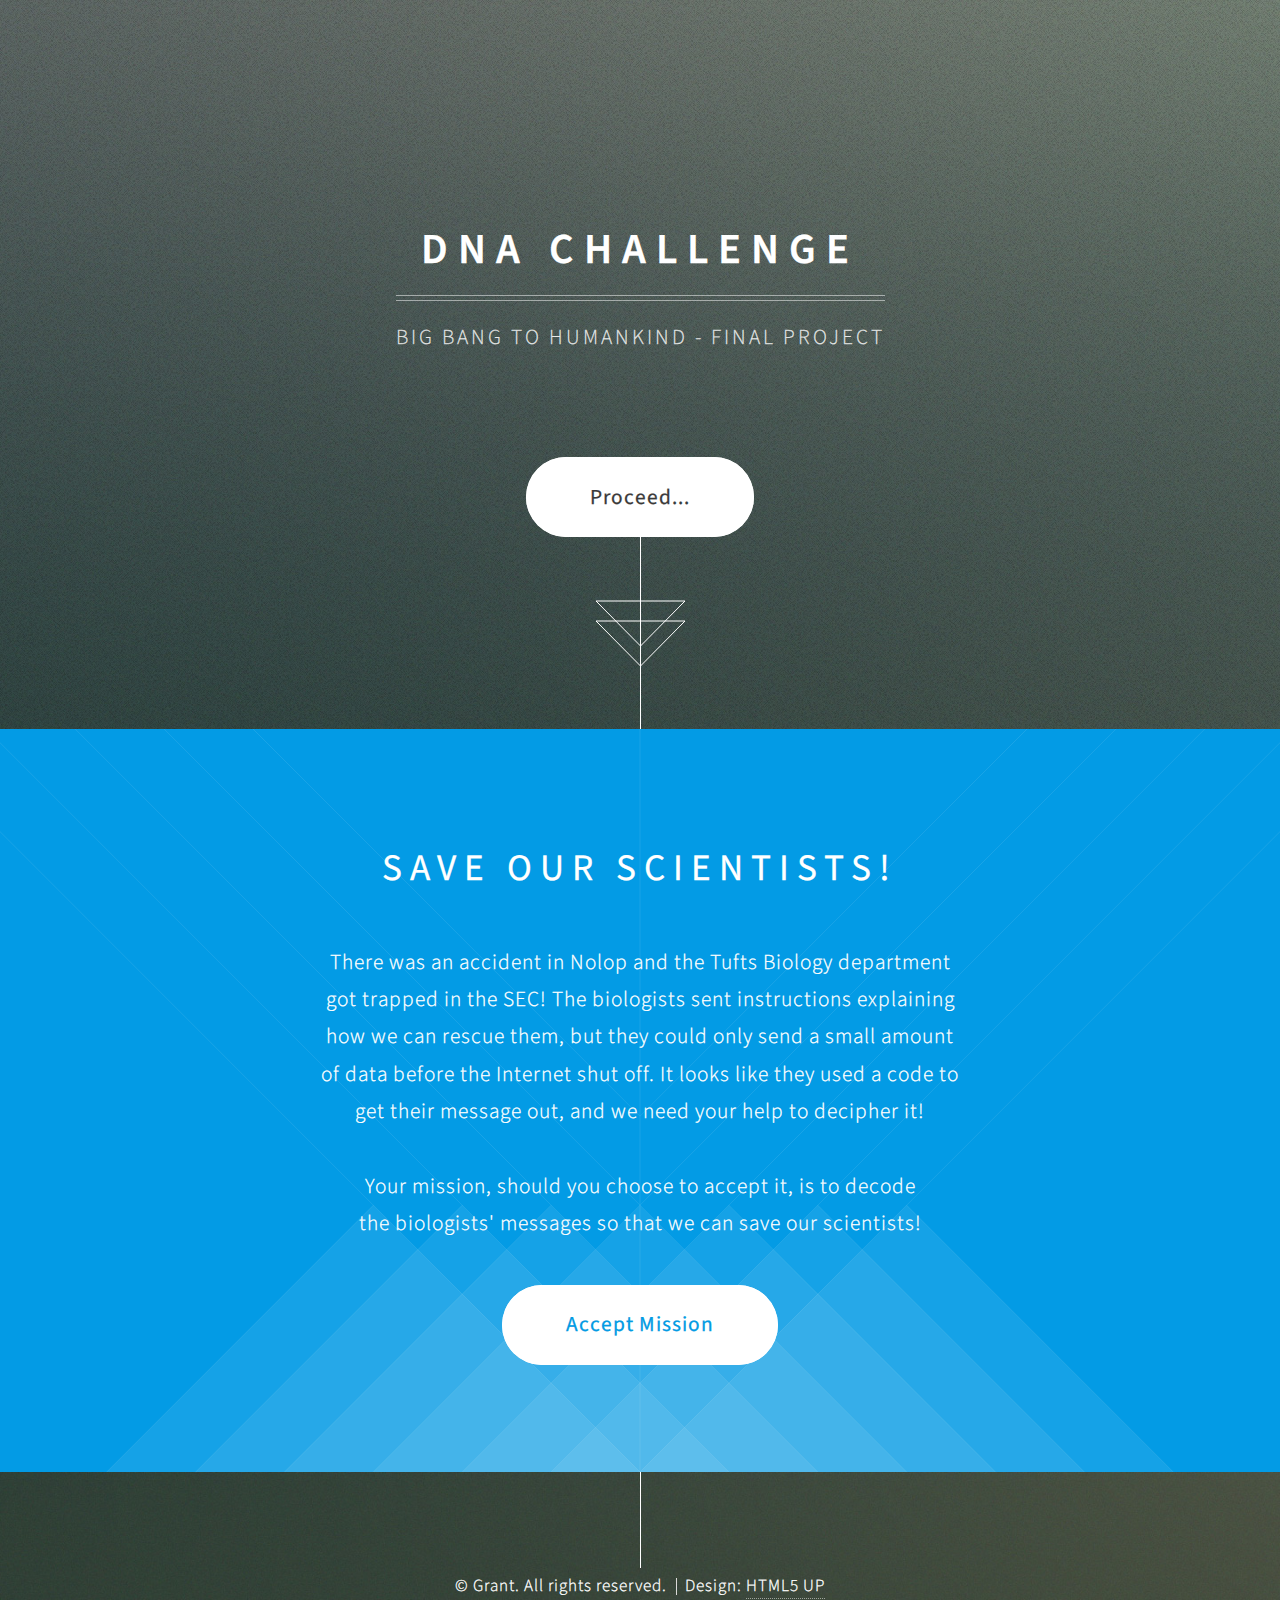
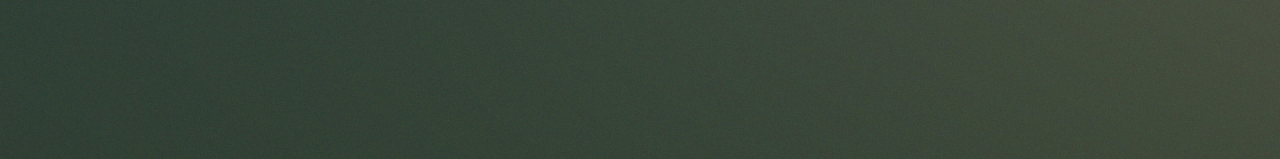
<file: index.html>
<!DOCTYPE HTML>
<!--
    DNA Code Challenege
    A Site for learning about DNA sequences

    Built by Grant for my CHEM/BIO 06 "Big Bang to Humankind" Final Project
-->
<html>
	<head>
		<title>DNA Challenge</title>
		<meta charset="utf-8" />
		<meta name="viewport" content="width=device-width, initial-scale=1, user-scalable=no" />
		<link rel="stylesheet" href="assets/css/main.css" />
		<noscript><link rel="stylesheet" href="assets/css/noscript.css" /></noscript>
	</head>
	<body class="is-preload">

		<!-- Header -->
			<section id="header">
				<header>
					<h1>DNA Challenge</h1>
					<p>Big Bang to Humankind - Final Project</p>
				</header>
				<footer>
					<a href="#banner" class="button style2 scrolly-middle">Proceed...</a>
				</footer>
			</section>

		<!-- Banner -->
			<section id="banner">
				<header>
					<h2>Save our Scientists!</h2>
				</header>
				<p>There was an accident in Nolop and the Tufts Biology department<br />got trapped in the SEC! The biologists sent instructions explaining<br />how we can rescue them, but they could only send a small amount<br />of data before the Internet shut off. It looks like they used a code to<br />get their message out, and we need your help to decipher it!<br /><br />Your mission, should you choose to accept it, is to decode<br />the biologists' messages so that we can save our scientists!</p>
				<footer>
					<a href="briefing.html" class="button style2 scrolly">Accept Mission</a>
				</footer>
			</section>

		
		<section id="footer">
			<div class="copyright">
				<ul class="menu">
					<li>&copy; Grant. All rights reserved.</li><li>Design: <a href="http://html5up.net">HTML5 UP</a></li>
				</ul>
			</div>
		</section>

		<!-- Scripts -->
			<script src="assets/js/jquery.min.js"></script>
			<script src="assets/js/jquery.scrolly.min.js"></script>
			<script src="assets/js/jquery.poptrox.min.js"></script>
			<script src="assets/js/browser.min.js"></script>
			<script src="assets/js/breakpoints.min.js"></script>
			<script src="assets/js/util.js"></script>
			<script src="assets/js/main.js"></script>

	</body>
</html>
</file>
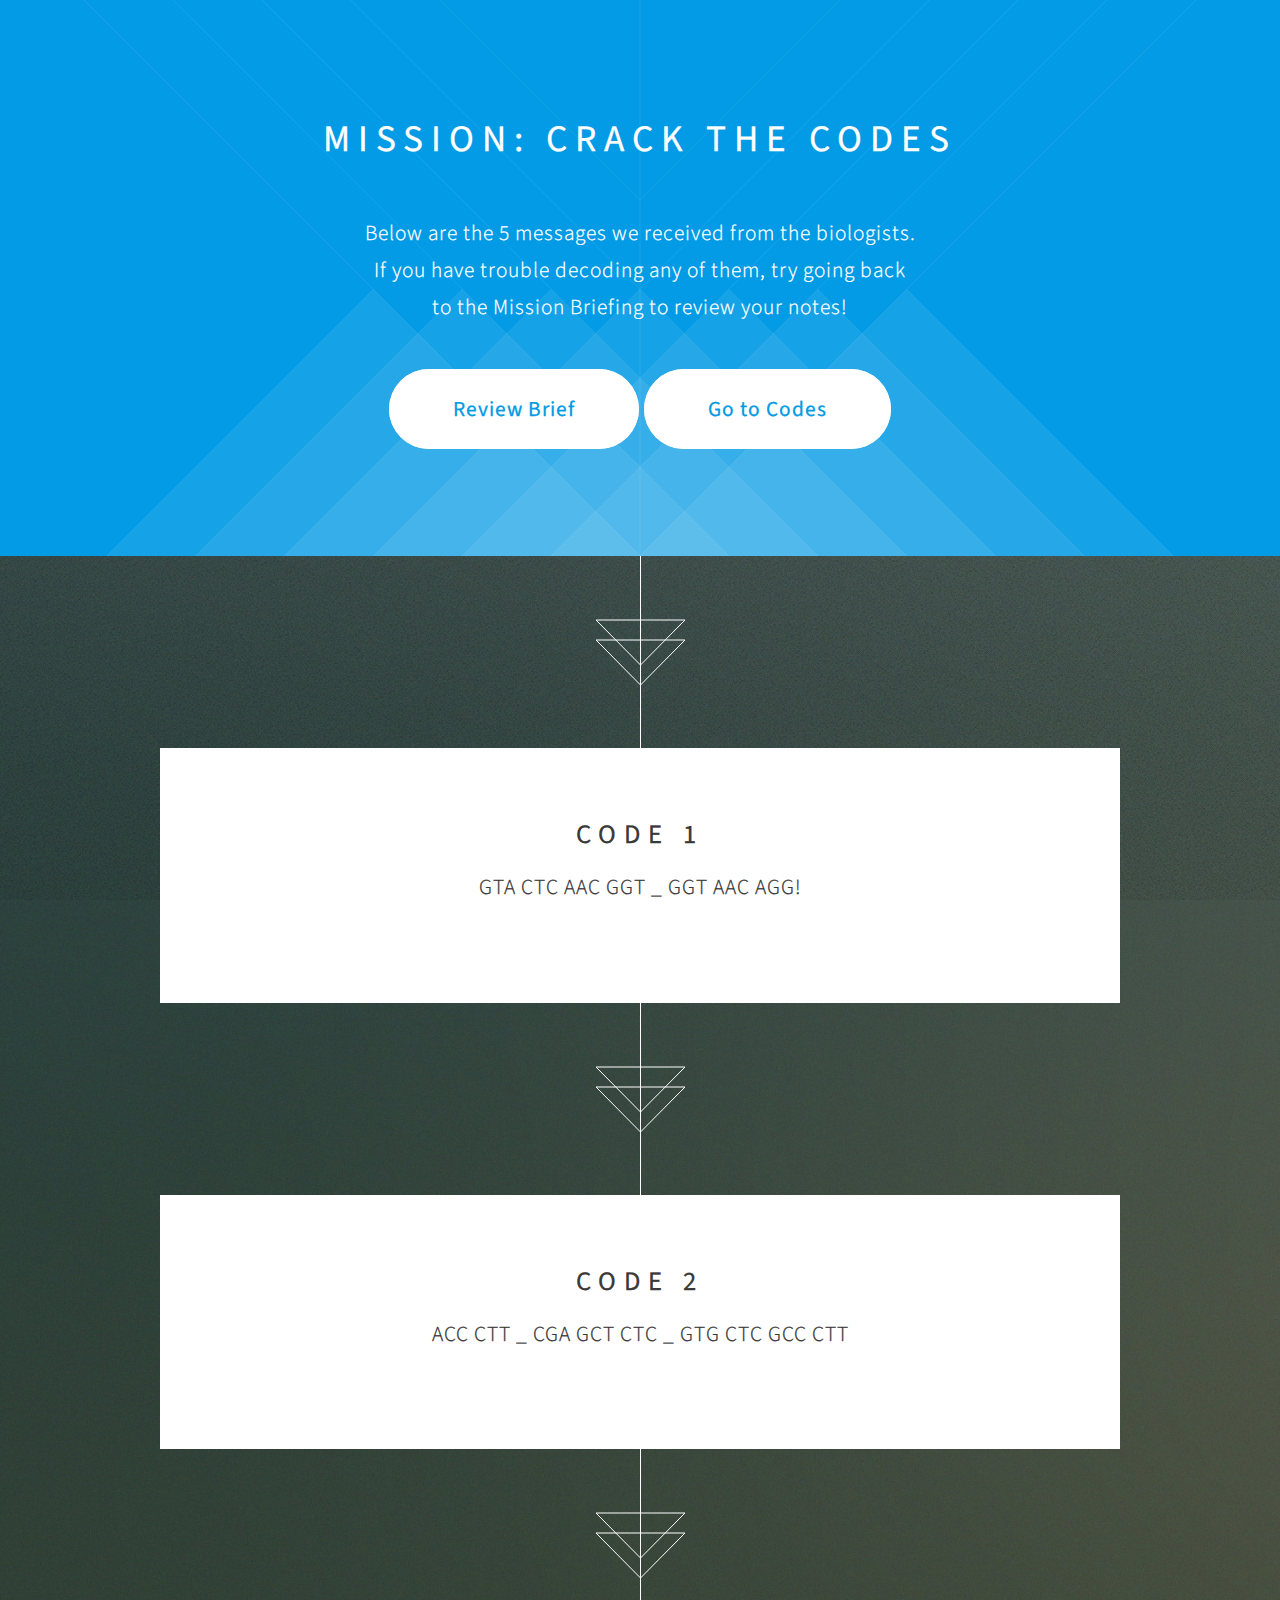
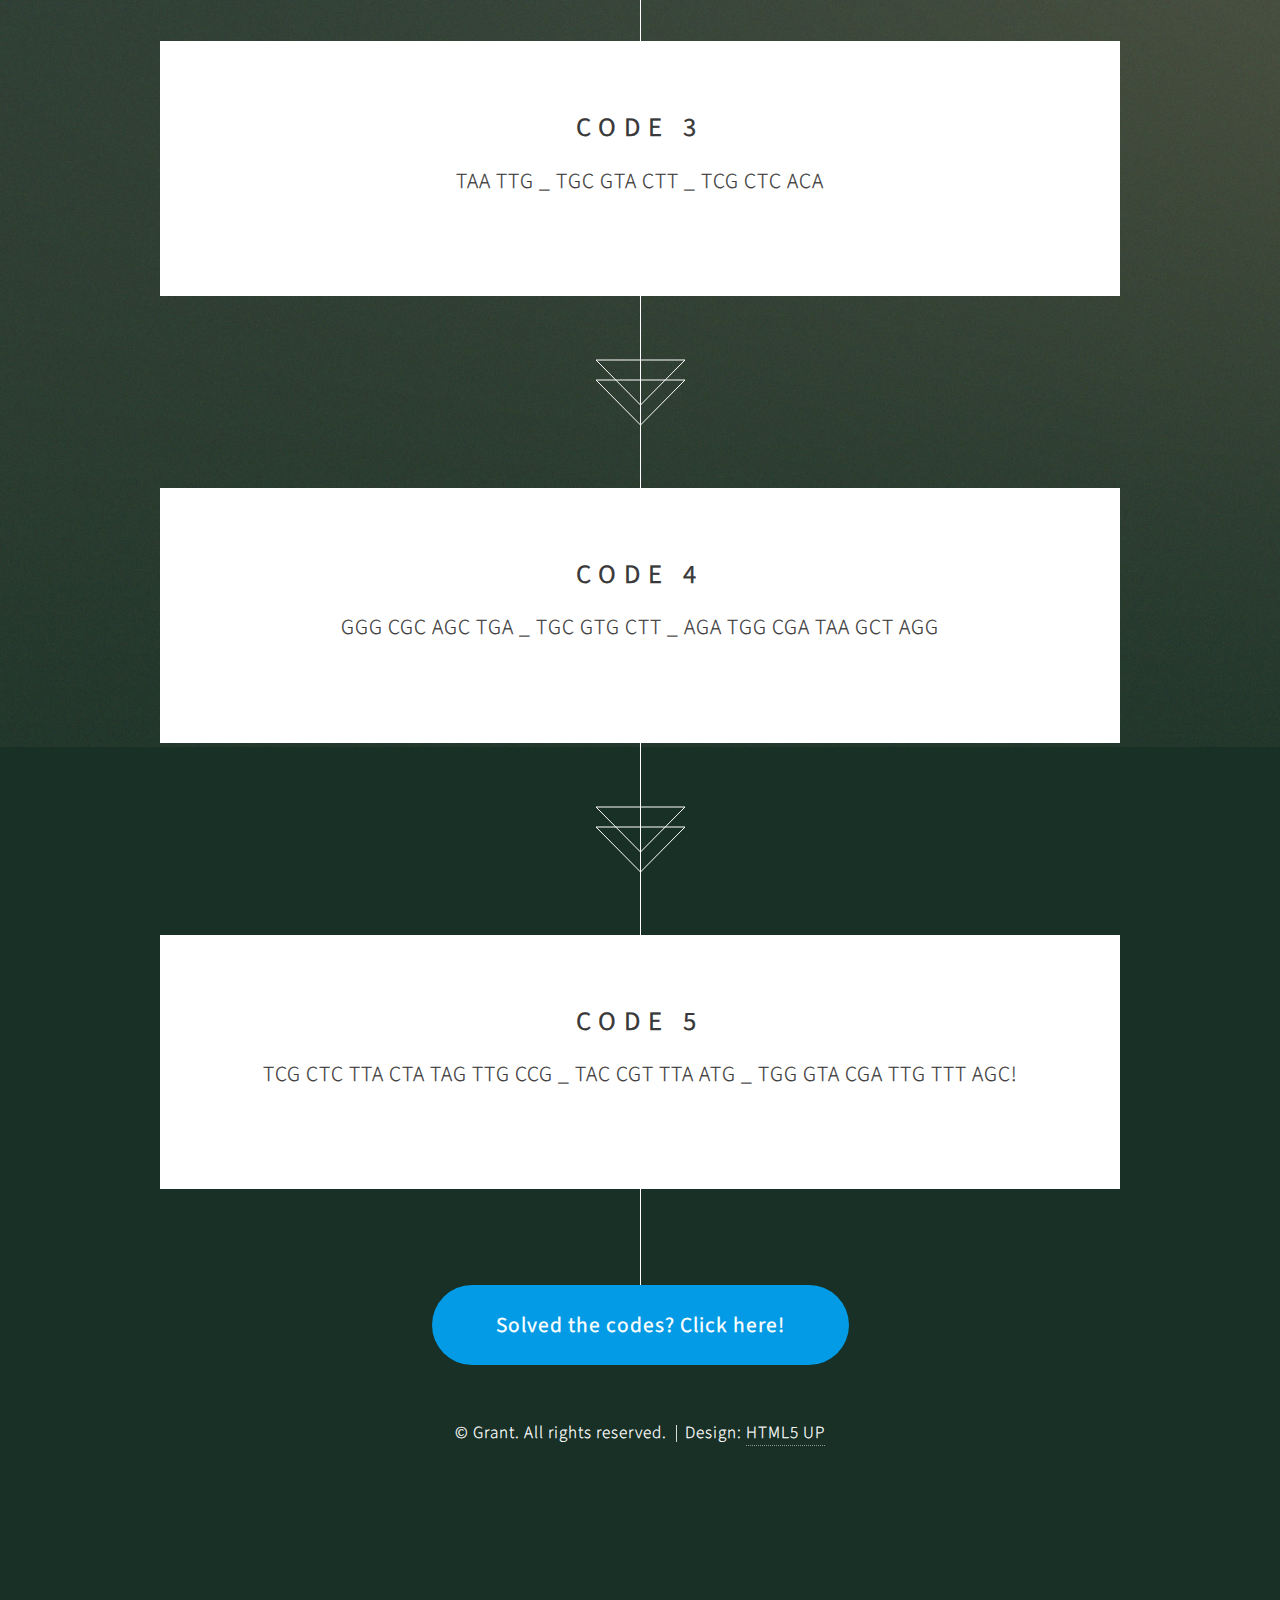
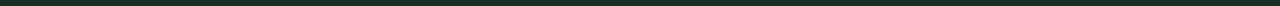
<file: mission.html>
<!DOCTYPE HTML>
<!--
    DNA Code Challenege
    A Site for learning about DNA sequences

    Built by Grant for my CHEM/BIO 06 "Big Bang to Humankind" Final Project
-->
<html>
	<head>
		<title>Mission: Crack the Codes</title>
		<meta charset="utf-8" />
		<meta name="viewport" content="width=device-width, initial-scale=1, user-scalable=no" />
		<link rel="stylesheet" href="assets/css/main.css" />
		<noscript><link rel="stylesheet" href="assets/css/noscript.css" /></noscript>
	</head>
	<body class="is-preload">

		<!-- Banner -->
			<section id="banner">
				<header>
					<h2>Mission: Crack the Codes</h2>
				</header>
				<p>Below are the 5 messages we received from the biologists.<br />If you have trouble decoding any of them, try going back<br />to the Mission Briefing to review your notes!</p>
				<footer>
					<a href="briefing.html" class="button style2 scrolly">Review Brief</a>
					<a href="#first" class="button style2 scrolly">Go to Codes</a>
				</footer>
			</section>

		<!-- Feature 1 -->
			<article id="first" class="container box style3">
				<header>
					<h2>Code 1</h2>
					<p>GTA CTC AAC GGT _ GGT AAC AGG!</p>
				</header>
			</article>

		<!-- Feature 2 -->
			<article id="first" class="container box style3">
				<header>
					<h2>Code 2</h2>
					<p>ACC CTT _ CGA GCT CTC _ GTG CTC GCC CTT</p>
				</header>
			</article>

		<!-- Feature 3 -->
			<article id="first" class="container box style3">
				<header>
					<h2>Code 3</h2>
					<p>TAA TTG _ TGC GTA CTT _ TCG CTC ACA</p>
				</header>
			</article>

		<!-- Feature 4 -->
			<article id="first" class="container box style3">
				<header>
					<h2>Code 4</h2>
					<p>GGG CGC AGC TGA _ TGC GTG CTT _ AGA TGG CGA TAA GCT AGG</p>
				</header>
			</article>

		<!-- Feature 5 -->
			<article id="first" class="container box style3">
				<header>
					<h2>Code 5</h2>
					<p>TCG CTC TTA CTA TAG TTG CCG _ TAC CGT TTA ATG _ TGG GTA CGA TTG TTT AGC!</p>
				</header>
			</article>


		<section id="footer">
			<div style="padding-bottom: 50px;">
				<a href="end.html" class="button style4 scrolly">Solved the codes? Click here!</a>
			</div>

			<div class="copyright">
				<ul class="menu">
					<li>&copy; Grant. All rights reserved.</li><li>Design: <a href="http://html5up.net">HTML5 UP</a></li>
				</ul>
			</div>
		</section>

		<!-- Scripts -->
			<script src="assets/js/jquery.min.js"></script>
			<script src="assets/js/jquery.scrolly.min.js"></script>
			<script src="assets/js/jquery.poptrox.min.js"></script>
			<script src="assets/js/browser.min.js"></script>
			<script src="assets/js/breakpoints.min.js"></script>
			<script src="assets/js/util.js"></script>
			<script src="assets/js/main.js"></script>

	</body>
</html>
</file>
<file: assets/css/noscript.css>
/*
	Overflow by HTML5 UP
	html5up.net | @ajlkn
	Free for personal and commercial use under the CCA 3.0 license (html5up.net/license)
*/

/* Header */

	body.is-preload #header {
		opacity: 1;
	}

		body.is-preload #header footer {
			-moz-transform: none;
			-webkit-transform: none;
			-ms-transform: none;
			transform: none;
			opacity: 1;
		}
</file>
<file: assets/css/main.css>
@import url("https://fonts.googleapis.com/css?family=Source+Sans+Pro:300,300italic,400,600");
@import url("fontawesome-all.min.css");

/*
	Overflow by HTML5 UP
	html5up.net | @ajlkn
	Free for personal and commercial use under the CCA 3.0 license (html5up.net/license)
*/

html, body, div, span, applet, object,
iframe, h1, h2, h3, h4, h5, h6, p, blockquote,
pre, a, abbr, acronym, address, big, cite,
code, del, dfn, em, img, ins, kbd, q, s, samp,
small, strike, strong, sub, sup, tt, var, b,
u, i, center, dl, dt, dd, ol, ul, li, fieldset,
form, label, legend, table, caption, tbody,
tfoot, thead, tr, th, td, article, aside,
canvas, details, embed, figure, figcaption,
footer, header, hgroup, menu, nav, output, ruby,
section, summary, time, mark, audio, video {
	margin: 0;
	padding: 0;
	border: 0;
	font-size: 100%;
	font: inherit;
	vertical-align: baseline;}

article, aside, details, figcaption, figure,
footer, header, hgroup, menu, nav, section {
	display: block;}

body {
	line-height: 1;
}

ol, ul {
	list-style: none;
}

blockquote, q {
	quotes: none;
}

	blockquote:before, blockquote:after, q:before, q:after {
		content: '';
		content: none;
	}

table {
	border-collapse: collapse;
	border-spacing: 0;
}

body {
	-webkit-text-size-adjust: none;
}

mark {
	background-color: transparent;
	color: inherit;
}

input::-moz-focus-inner {
	border: 0;
	padding: 0;
}

input, select, textarea {
	-moz-appearance: none;
	-webkit-appearance: none;
	-ms-appearance: none;
	appearance: none;
}

/* Basic */

	html {
		box-sizing: border-box;
	}

	*, *:before, *:after {
		box-sizing: inherit;
	}

	body {
		background-color: #183026;
		background-image: url("images/overlay.png"), url("../../images/bg.jpg");
		background-repeat: repeat, no-repeat;
		background-size: auto, cover;
		background-position: top left, center 0;
		background-attachment: fixed, fixed;
		font-family: 'Source Sans Pro', sans-serif;
		font-size: 18pt;
		line-height: 1.75em;
		font-weight: 300;
		letter-spacing: 1px;
		color: #3a3939;
		text-shadow: 0 0 0.5px rgba(58, 57, 57, 0.25);
		-webkit-text-stroke: 0.25px;
	}

		body.is-scroll {
			background-attachment: scroll, scroll;
			background-size: auto, 100% auto;
		}

		body.is-preload *, body.is-preload *:before, body.is-preload *:after {
			-moz-animation: none !important;
			-webkit-animation: none !important;
			-ms-animation: none !important;
			animation: none !important;
			-moz-transition: none !important;
			-webkit-transition: none !important;
			-ms-transition: none !important;
			transition: none !important;
		}

	input, textarea, select {
		font-family: 'Source Sans Pro', sans-serif;
		font-size: 18pt;
		line-height: 1.75em;
		font-weight: 300;
		letter-spacing: 1px;
		color: #3a3939;
		text-shadow: 0 0 0.5px rgba(58, 57, 57, 0.25);
		-webkit-text-stroke: 0.25px;
	}

	h1, h2, h3, h4, h5, h6 {
		font-weight: 400;
		text-transform: uppercase;
		line-height: 1.75em;
	}

	h1 a, h2 a, h3 a, h4 a, h5 a, h6 a {
		color: inherit;
		text-decoration: none;
	}

	h2 {
		font-size: 1.25em;
		letter-spacing: 8px;
	}

	h3 {
		font-size: 1em;
		letter-spacing: 5px;
	}

	strong, b {
		font-weight: 400;
	}

	em, i {
		font-style: italic;
	}

	a {
		-moz-transition: border-color 0.35s ease-in-out, color 0.35s ease-in-out;
		-webkit-transition: border-color 0.35s ease-in-out, color 0.35s ease-in-out;
		-ms-transition: border-color 0.35s ease-in-out, color 0.35s ease-in-out;
		transition: border-color 0.35s ease-in-out, color 0.35s ease-in-out;
		color: #039be5;
		text-shadow: 0 0 0.5px rgba(53, 184, 143, 0.25);
		text-decoration: none;
		border-bottom: dotted 1px rgba(53, 184, 143, 0.5);
	}

		a:hover {
			border-bottom-color: rgba(53, 184, 143, 0);
		}

	sub {
		position: relative;
		top: 0.5em;
		font-size: 0.8em;
	}

	sup {
		position: relative;
		top: -0.5em;
		font-size: 0.8em;
	}

	hr {
		border: 0;
		border-top: solid 1px #dad9d9;
		margin: 2em 0 2em 0;
	}

	blockquote {
		border-left: solid 0.5em #eae9e9;
		padding: 1em 0 1em 2em;
		font-style: italic;
	}

	p, ul, ol, dl, table {
		margin-bottom: 1em;
	}

	header {
		margin-bottom: 1em;
	}

		header p {
			display: block;
			margin: 0.5em 0 0 0;
			padding: 0 0 1.5em 0;
		}

	footer {
		margin-top: 1em;
	}

	br.clear {
		clear: both;
	}

	.normal-text {
		text-transform: none;
	}

	.center-image {
		text-align: center;
	}


/* Container */

	.container {
		margin: 0 auto;
		max-width: 100%;
		width: 1140px;
	}

		@media screen and (max-width: 1680px) {

			.container {
				width: 960px;
			}

		}

		@media screen and (max-width: 1080px) {

			.container {
				width: 95%;
			}

		}

/* Row */

	.row {
		display: flex;
		flex-wrap: wrap;
		box-sizing: border-box;
		align-items: stretch;
	}

		.row > * {
			box-sizing: border-box;
		}

		.row.gtr-uniform > * > :last-child {
			margin-bottom: 0;
		}

		.row.aln-left {
			justify-content: flex-start;
		}

		.row.aln-center {
			justify-content: center;
		}

		.row.aln-right {
			justify-content: flex-end;
		}

		.row.aln-top {
			align-items: flex-start;
		}

		.row.aln-middle {
			align-items: center;
		}

		.row.aln-bottom {
			align-items: flex-end;
		}

		.row > .imp {
			order: -1;
		}

		.row > .col-1 {
			width: 8.33333%;
		}

		.row > .off-1 {
			margin-left: 8.33333%;
		}

		.row > .col-2 {
			width: 16.66667%;
		}

		.row > .off-2 {
			margin-left: 16.66667%;
		}

		.row > .col-3 {
			width: 25%;
		}

		.row > .off-3 {
			margin-left: 25%;
		}

		.row > .col-4 {
			width: 33.33333%;
		}

		.row > .off-4 {
			margin-left: 33.33333%;
		}

		.row > .col-5 {
			width: 41.66667%;
		}

		.row > .off-5 {
			margin-left: 41.66667%;
		}

		.row > .col-6 {
			width: 50%;
		}

		.row > .off-6 {
			margin-left: 50%;
		}

		.row > .col-7 {
			width: 58.33333%;
		}

		.row > .off-7 {
			margin-left: 58.33333%;
		}

		.row > .col-8 {
			width: 66.66667%;
		}

		.row > .off-8 {
			margin-left: 66.66667%;
		}

		.row > .col-9 {
			width: 75%;
		}

		.row > .off-9 {
			margin-left: 75%;
		}

		.row > .col-10 {
			width: 83.33333%;
		}

		.row > .off-10 {
			margin-left: 83.33333%;
		}

		.row > .col-11 {
			width: 91.66667%;
		}

		.row > .off-11 {
			margin-left: 91.66667%;
		}

		.row > .col-12 {
			width: 100%;
		}

		.row > .off-12 {
			margin-left: 100%;
		}

		.row.gtr-0 {
			margin-top: 0px;
			margin-left: 0px;
		}

			.row.gtr-0 > * {
				padding: 0px 0 0 0px;
			}

			.row.gtr-0.gtr-uniform {
				margin-top: 0px;
			}

				.row.gtr-0.gtr-uniform > * {
					padding-top: 0px;
				}

		.row.gtr-25 {
			margin-top: -10px;
			margin-left: -10px;
		}

			.row.gtr-25 > * {
				padding: 10px 0 0 10px;
			}

			.row.gtr-25.gtr-uniform {
				margin-top: -10px;
			}

				.row.gtr-25.gtr-uniform > * {
					padding-top: 10px;
				}

		.row.gtr-50 {
			margin-top: -20px;
			margin-left: -20px;
		}

			.row.gtr-50 > * {
				padding: 20px 0 0 20px;
			}

			.row.gtr-50.gtr-uniform {
				margin-top: -20px;
			}

				.row.gtr-50.gtr-uniform > * {
					padding-top: 20px;
				}

		.row {
			margin-top: -40px;
			margin-left: -40px;
		}

			.row > * {
				padding: 40px 0 0 40px;
			}

			.row.gtr-uniform {
				margin-top: -40px;
			}

				.row.gtr-uniform > * {
					padding-top: 40px;
				}

		.row.gtr-150 {
			margin-top: -60px;
			margin-left: -60px;
		}

			.row.gtr-150 > * {
				padding: 60px 0 0 60px;
			}

			.row.gtr-150.gtr-uniform {
				margin-top: -60px;
			}

				.row.gtr-150.gtr-uniform > * {
					padding-top: 60px;
				}

		.row.gtr-200 {
			margin-top: -80px;
			margin-left: -80px;
		}

			.row.gtr-200 > * {
				padding: 80px 0 0 80px;
			}

			.row.gtr-200.gtr-uniform {
				margin-top: -80px;
			}

				.row.gtr-200.gtr-uniform > * {
					padding-top: 80px;
				}

		@media screen and (max-width: 1680px) {

			.row {
				display: flex;
				flex-wrap: wrap;
				box-sizing: border-box;
				align-items: stretch;
			}

				.row > * {
					box-sizing: border-box;
				}

				.row.gtr-uniform > * > :last-child {
					margin-bottom: 0;
				}

				.row.aln-left {
					justify-content: flex-start;
				}

				.row.aln-center {
					justify-content: center;
				}

				.row.aln-right {
					justify-content: flex-end;
				}

				.row.aln-top {
					align-items: flex-start;
				}

				.row.aln-middle {
					align-items: center;
				}

				.row.aln-bottom {
					align-items: flex-end;
				}

				.row > .imp-wide {
					order: -1;
				}

				.row > .col-1-wide {
					width: 8.33333%;
				}

				.row > .off-1-wide {
					margin-left: 8.33333%;
				}

				.row > .col-2-wide {
					width: 16.66667%;
				}

				.row > .off-2-wide {
					margin-left: 16.66667%;
				}

				.row > .col-3-wide {
					width: 25%;
				}

				.row > .off-3-wide {
					margin-left: 25%;
				}

				.row > .col-4-wide {
					width: 33.33333%;
				}

				.row > .off-4-wide {
					margin-left: 33.33333%;
				}

				.row > .col-5-wide {
					width: 41.66667%;
				}

				.row > .off-5-wide {
					margin-left: 41.66667%;
				}

				.row > .col-6-wide {
					width: 50%;
				}

				.row > .off-6-wide {
					margin-left: 50%;
				}

				.row > .col-7-wide {
					width: 58.33333%;
				}

				.row > .off-7-wide {
					margin-left: 58.33333%;
				}

				.row > .col-8-wide {
					width: 66.66667%;
				}

				.row > .off-8-wide {
					margin-left: 66.66667%;
				}

				.row > .col-9-wide {
					width: 75%;
				}

				.row > .off-9-wide {
					margin-left: 75%;
				}

				.row > .col-10-wide {
					width: 83.33333%;
				}

				.row > .off-10-wide {
					margin-left: 83.33333%;
				}

				.row > .col-11-wide {
					width: 91.66667%;
				}

				.row > .off-11-wide {
					margin-left: 91.66667%;
				}

				.row > .col-12-wide {
					width: 100%;
				}

				.row > .off-12-wide {
					margin-left: 100%;
				}

				.row.gtr-0 {
					margin-top: 0px;
					margin-left: 0px;
				}

					.row.gtr-0 > * {
						padding: 0px 0 0 0px;
					}

					.row.gtr-0.gtr-uniform {
						margin-top: 0px;
					}

						.row.gtr-0.gtr-uniform > * {
							padding-top: 0px;
						}

				.row.gtr-25 {
					margin-top: -10px;
					margin-left: -10px;
				}

					.row.gtr-25 > * {
						padding: 10px 0 0 10px;
					}

					.row.gtr-25.gtr-uniform {
						margin-top: -10px;
					}

						.row.gtr-25.gtr-uniform > * {
							padding-top: 10px;
						}

				.row.gtr-50 {
					margin-top: -20px;
					margin-left: -20px;
				}

					.row.gtr-50 > * {
						padding: 20px 0 0 20px;
					}

					.row.gtr-50.gtr-uniform {
						margin-top: -20px;
					}

						.row.gtr-50.gtr-uniform > * {
							padding-top: 20px;
						}

				.row {
					margin-top: -40px;
					margin-left: -40px;
				}

					.row > * {
						padding: 40px 0 0 40px;
					}

					.row.gtr-uniform {
						margin-top: -40px;
					}

						.row.gtr-uniform > * {
							padding-top: 40px;
						}

				.row.gtr-150 {
					margin-top: -60px;
					margin-left: -60px;
				}

					.row.gtr-150 > * {
						padding: 60px 0 0 60px;
					}

					.row.gtr-150.gtr-uniform {
						margin-top: -60px;
					}

						.row.gtr-150.gtr-uniform > * {
							padding-top: 60px;
						}

				.row.gtr-200 {
					margin-top: -80px;
					margin-left: -80px;
				}

					.row.gtr-200 > * {
						padding: 80px 0 0 80px;
					}

					.row.gtr-200.gtr-uniform {
						margin-top: -80px;
					}

						.row.gtr-200.gtr-uniform > * {
							padding-top: 80px;
						}

		}

		@media screen and (max-width: 1080px) {

			.row {
				display: flex;
				flex-wrap: wrap;
				box-sizing: border-box;
				align-items: stretch;
			}

				.row > * {
					box-sizing: border-box;
				}

				.row.gtr-uniform > * > :last-child {
					margin-bottom: 0;
				}

				.row.aln-left {
					justify-content: flex-start;
				}

				.row.aln-center {
					justify-content: center;
				}

				.row.aln-right {
					justify-content: flex-end;
				}

				.row.aln-top {
					align-items: flex-start;
				}

				.row.aln-middle {
					align-items: center;
				}

				.row.aln-bottom {
					align-items: flex-end;
				}

				.row > .imp-normal {
					order: -1;
				}

				.row > .col-1-normal {
					width: 8.33333%;
				}

				.row > .off-1-normal {
					margin-left: 8.33333%;
				}

				.row > .col-2-normal {
					width: 16.66667%;
				}

				.row > .off-2-normal {
					margin-left: 16.66667%;
				}

				.row > .col-3-normal {
					width: 25%;
				}

				.row > .off-3-normal {
					margin-left: 25%;
				}

				.row > .col-4-normal {
					width: 33.33333%;
				}

				.row > .off-4-normal {
					margin-left: 33.33333%;
				}

				.row > .col-5-normal {
					width: 41.66667%;
				}

				.row > .off-5-normal {
					margin-left: 41.66667%;
				}

				.row > .col-6-normal {
					width: 50%;
				}

				.row > .off-6-normal {
					margin-left: 50%;
				}

				.row > .col-7-normal {
					width: 58.33333%;
				}

				.row > .off-7-normal {
					margin-left: 58.33333%;
				}

				.row > .col-8-normal {
					width: 66.66667%;
				}

				.row > .off-8-normal {
					margin-left: 66.66667%;
				}

				.row > .col-9-normal {
					width: 75%;
				}

				.row > .off-9-normal {
					margin-left: 75%;
				}

				.row > .col-10-normal {
					width: 83.33333%;
				}

				.row > .off-10-normal {
					margin-left: 83.33333%;
				}

				.row > .col-11-normal {
					width: 91.66667%;
				}

				.row > .off-11-normal {
					margin-left: 91.66667%;
				}

				.row > .col-12-normal {
					width: 100%;
				}

				.row > .off-12-normal {
					margin-left: 100%;
				}

				.row.gtr-0 {
					margin-top: 0px;
					margin-left: 0px;
				}

					.row.gtr-0 > * {
						padding: 0px 0 0 0px;
					}

					.row.gtr-0.gtr-uniform {
						margin-top: 0px;
					}

						.row.gtr-0.gtr-uniform > * {
							padding-top: 0px;
						}

				.row.gtr-25 {
					margin-top: -10px;
					margin-left: -10px;
				}

					.row.gtr-25 > * {
						padding: 10px 0 0 10px;
					}

					.row.gtr-25.gtr-uniform {
						margin-top: -10px;
					}

						.row.gtr-25.gtr-uniform > * {
							padding-top: 10px;
						}

				.row.gtr-50 {
					margin-top: -20px;
					margin-left: -20px;
				}

					.row.gtr-50 > * {
						padding: 20px 0 0 20px;
					}

					.row.gtr-50.gtr-uniform {
						margin-top: -20px;
					}

						.row.gtr-50.gtr-uniform > * {
							padding-top: 20px;
						}

				.row {
					margin-top: -40px;
					margin-left: -40px;
				}

					.row > * {
						padding: 40px 0 0 40px;
					}

					.row.gtr-uniform {
						margin-top: -40px;
					}

						.row.gtr-uniform > * {
							padding-top: 40px;
						}

				.row.gtr-150 {
					margin-top: -60px;
					margin-left: -60px;
				}

					.row.gtr-150 > * {
						padding: 60px 0 0 60px;
					}

					.row.gtr-150.gtr-uniform {
						margin-top: -60px;
					}

						.row.gtr-150.gtr-uniform > * {
							padding-top: 60px;
						}

				.row.gtr-200 {
					margin-top: -80px;
					margin-left: -80px;
				}

					.row.gtr-200 > * {
						padding: 80px 0 0 80px;
					}

					.row.gtr-200.gtr-uniform {
						margin-top: -80px;
					}

						.row.gtr-200.gtr-uniform > * {
							padding-top: 80px;
						}

		}

		@media screen and (max-width: 840px) {

			.row {
				display: flex;
				flex-wrap: wrap;
				box-sizing: border-box;
				align-items: stretch;
			}

				.row > * {
					box-sizing: border-box;
				}

				.row.gtr-uniform > * > :last-child {
					margin-bottom: 0;
				}

				.row.aln-left {
					justify-content: flex-start;
				}

				.row.aln-center {
					justify-content: center;
				}

				.row.aln-right {
					justify-content: flex-end;
				}

				.row.aln-top {
					align-items: flex-start;
				}

				.row.aln-middle {
					align-items: center;
				}

				.row.aln-bottom {
					align-items: flex-end;
				}

				.row > .imp-narrow {
					order: -1;
				}

				.row > .col-1-narrow {
					width: 8.33333%;
				}

				.row > .off-1-narrow {
					margin-left: 8.33333%;
				}

				.row > .col-2-narrow {
					width: 16.66667%;
				}

				.row > .off-2-narrow {
					margin-left: 16.66667%;
				}

				.row > .col-3-narrow {
					width: 25%;
				}

				.row > .off-3-narrow {
					margin-left: 25%;
				}

				.row > .col-4-narrow {
					width: 33.33333%;
				}

				.row > .off-4-narrow {
					margin-left: 33.33333%;
				}

				.row > .col-5-narrow {
					width: 41.66667%;
				}

				.row > .off-5-narrow {
					margin-left: 41.66667%;
				}

				.row > .col-6-narrow {
					width: 50%;
				}

				.row > .off-6-narrow {
					margin-left: 50%;
				}

				.row > .col-7-narrow {
					width: 58.33333%;
				}

				.row > .off-7-narrow {
					margin-left: 58.33333%;
				}

				.row > .col-8-narrow {
					width: 66.66667%;
				}

				.row > .off-8-narrow {
					margin-left: 66.66667%;
				}

				.row > .col-9-narrow {
					width: 75%;
				}

				.row > .off-9-narrow {
					margin-left: 75%;
				}

				.row > .col-10-narrow {
					width: 83.33333%;
				}

				.row > .off-10-narrow {
					margin-left: 83.33333%;
				}

				.row > .col-11-narrow {
					width: 91.66667%;
				}

				.row > .off-11-narrow {
					margin-left: 91.66667%;
				}

				.row > .col-12-narrow {
					width: 100%;
				}

				.row > .off-12-narrow {
					margin-left: 100%;
				}

				.row.gtr-0 {
					margin-top: 0px;
					margin-left: 0px;
				}

					.row.gtr-0 > * {
						padding: 0px 0 0 0px;
					}

					.row.gtr-0.gtr-uniform {
						margin-top: 0px;
					}

						.row.gtr-0.gtr-uniform > * {
							padding-top: 0px;
						}

				.row.gtr-25 {
					margin-top: -7.5px;
					margin-left: -7.5px;
				}

					.row.gtr-25 > * {
						padding: 7.5px 0 0 7.5px;
					}

					.row.gtr-25.gtr-uniform {
						margin-top: -7.5px;
					}

						.row.gtr-25.gtr-uniform > * {
							padding-top: 7.5px;
						}

				.row.gtr-50 {
					margin-top: -15px;
					margin-left: -15px;
				}

					.row.gtr-50 > * {
						padding: 15px 0 0 15px;
					}

					.row.gtr-50.gtr-uniform {
						margin-top: -15px;
					}

						.row.gtr-50.gtr-uniform > * {
							padding-top: 15px;
						}

				.row {
					margin-top: -30px;
					margin-left: -30px;
				}

					.row > * {
						padding: 30px 0 0 30px;
					}

					.row.gtr-uniform {
						margin-top: -30px;
					}

						.row.gtr-uniform > * {
							padding-top: 30px;
						}

				.row.gtr-150 {
					margin-top: -45px;
					margin-left: -45px;
				}

					.row.gtr-150 > * {
						padding: 45px 0 0 45px;
					}

					.row.gtr-150.gtr-uniform {
						margin-top: -45px;
					}

						.row.gtr-150.gtr-uniform > * {
							padding-top: 45px;
						}

				.row.gtr-200 {
					margin-top: -60px;
					margin-left: -60px;
				}

					.row.gtr-200 > * {
						padding: 60px 0 0 60px;
					}

					.row.gtr-200.gtr-uniform {
						margin-top: -60px;
					}

						.row.gtr-200.gtr-uniform > * {
							padding-top: 60px;
						}

		}

		@media screen and (max-width: 736px) {

			.row {
				display: flex;
				flex-wrap: wrap;
				box-sizing: border-box;
				align-items: stretch;
			}

				.row > * {
					box-sizing: border-box;
				}

				.row.gtr-uniform > * > :last-child {
					margin-bottom: 0;
				}

				.row.aln-left {
					justify-content: flex-start;
				}

				.row.aln-center {
					justify-content: center;
				}

				.row.aln-right {
					justify-content: flex-end;
				}

				.row.aln-top {
					align-items: flex-start;
				}

				.row.aln-middle {
					align-items: center;
				}

				.row.aln-bottom {
					align-items: flex-end;
				}

				.row > .imp-mobile {
					order: -1;
				}

				.row > .col-1-mobile {
					width: 8.33333%;
				}

				.row > .off-1-mobile {
					margin-left: 8.33333%;
				}

				.row > .col-2-mobile {
					width: 16.66667%;
				}

				.row > .off-2-mobile {
					margin-left: 16.66667%;
				}

				.row > .col-3-mobile {
					width: 25%;
				}

				.row > .off-3-mobile {
					margin-left: 25%;
				}

				.row > .col-4-mobile {
					width: 33.33333%;
				}

				.row > .off-4-mobile {
					margin-left: 33.33333%;
				}

				.row > .col-5-mobile {
					width: 41.66667%;
				}

				.row > .off-5-mobile {
					margin-left: 41.66667%;
				}

				.row > .col-6-mobile {
					width: 50%;
				}

				.row > .off-6-mobile {
					margin-left: 50%;
				}

				.row > .col-7-mobile {
					width: 58.33333%;
				}

				.row > .off-7-mobile {
					margin-left: 58.33333%;
				}

				.row > .col-8-mobile {
					width: 66.66667%;
				}

				.row > .off-8-mobile {
					margin-left: 66.66667%;
				}

				.row > .col-9-mobile {
					width: 75%;
				}

				.row > .off-9-mobile {
					margin-left: 75%;
				}

				.row > .col-10-mobile {
					width: 83.33333%;
				}

				.row > .off-10-mobile {
					margin-left: 83.33333%;
				}

				.row > .col-11-mobile {
					width: 91.66667%;
				}

				.row > .off-11-mobile {
					margin-left: 91.66667%;
				}

				.row > .col-12-mobile {
					width: 100%;
				}

				.row > .off-12-mobile {
					margin-left: 100%;
				}

				.row.gtr-0 {
					margin-top: 0px;
					margin-left: 0px;
				}

					.row.gtr-0 > * {
						padding: 0px 0 0 0px;
					}

					.row.gtr-0.gtr-uniform {
						margin-top: 0px;
					}

						.row.gtr-0.gtr-uniform > * {
							padding-top: 0px;
						}

				.row.gtr-25 {
					margin-top: -5px;
					margin-left: -5px;
				}

					.row.gtr-25 > * {
						padding: 5px 0 0 5px;
					}

					.row.gtr-25.gtr-uniform {
						margin-top: -5px;
					}

						.row.gtr-25.gtr-uniform > * {
							padding-top: 5px;
						}

				.row.gtr-50 {
					margin-top: -10px;
					margin-left: -10px;
				}

					.row.gtr-50 > * {
						padding: 10px 0 0 10px;
					}

					.row.gtr-50.gtr-uniform {
						margin-top: -10px;
					}

						.row.gtr-50.gtr-uniform > * {
							padding-top: 10px;
						}

				.row {
					margin-top: -20px;
					margin-left: -20px;
				}

					.row > * {
						padding: 20px 0 0 20px;
					}

					.row.gtr-uniform {
						margin-top: -20px;
					}

						.row.gtr-uniform > * {
							padding-top: 20px;
						}

				.row.gtr-150 {
					margin-top: -30px;
					margin-left: -30px;
				}

					.row.gtr-150 > * {
						padding: 30px 0 0 30px;
					}

					.row.gtr-150.gtr-uniform {
						margin-top: -30px;
					}

						.row.gtr-150.gtr-uniform > * {
							padding-top: 30px;
						}

				.row.gtr-200 {
					margin-top: -40px;
					margin-left: -40px;
				}

					.row.gtr-200 > * {
						padding: 40px 0 0 40px;
					}

					.row.gtr-200.gtr-uniform {
						margin-top: -40px;
					}

						.row.gtr-200.gtr-uniform > * {
							padding-top: 40px;
						}

		}

/* Sections/Article */

	section, article {
		margin-bottom: 3em;
	}

	section > :last-child,
	article > :last-child,
	section:last-child,
	article:last-child {
		margin-bottom: 0;
	}

	.row > section, .row > article {
		margin-bottom: 0;
	}

/* Image */

	.image {
		display: inline-block;
		border: 0;
	}

		.image img {
			display: block;
			width: 100%;
		}

		.image.featured {
			display: block;
			width: 100%;
			margin: 0 0 2em 0;
		}

		.image.fit {
			display: block;
			width: 100%;
		}

		.image.left {
			float: left;
			margin: 0 2em 2em 0;
		}

		.image.centered {
			display: block;
			margin: 0 0 2em 0;
		}

			.image.centered img {
				margin: 0 auto;
				width: auto;
			}

/* List */

	ul {
		list-style: disc;
		padding-left: 1em;
	}

		ul li {
			padding-left: 1.5em;
			margin-top: 1.5em;
		}

			ul li:first-child {
				margin-top: 0;
			}

	ol {
		list-style: decimal;
		padding-left: 1.25em;
	}

		ol li {
			padding-left: 1.25em;
			margin-top: 1.5em;
		}

/* Icons */

	ul.icons {
		cursor: default;
		list-style: none;
		padding-left: 0;
	}

		ul.icons li {
			display: inline-block;
			padding-left: 0;
			margin-top: 0;
		}

		ul.icons a {
			display: inline-block;
			width: 2.5em;
			height: 2.5em;
			line-height: 2.5em;
			text-align: center;
			border: 0;
		}

/* Menu */

	ul.menu {
		cursor: default;
		list-style: none;
		padding-left: 0;
	}

		ul.menu li {
			display: inline-block;
			line-height: 1em;
			border-left: solid 1px #dad9d9;
			padding: 0 0 0 0.5em;
			margin: 0 0 0 0.5em;
		}

			ul.menu li:first-child {
				border-left: 0;
				padding-left: 0;
				margin-left: 0;
			}

/* Actions */

	ul.actions {
		cursor: default;
		list-style: none;
		padding-left: 0;
	}

		ul.actions li {
			display: inline-block;
			margin: 0 0 0 0.5em;
			padding-left: 0;
			margin-top: 0;
		}

			ul.actions li:first-child {
				margin-left: 0;
			}

/* Form */

	form label {
		display: block;
		margin: 0 0 0.5em 0;
	}

	form input[type="text"],
	form input[type="email"],
	form input[type="password"],
	form select,
	form textarea {
		-moz-transition: background-color 0.35s ease-in-out;
		-webkit-transition: background-color 0.35s ease-in-out;
		-ms-transition: background-color 0.35s ease-in-out;
		transition: background-color 0.35s ease-in-out;
		-webkit-appearance: none;
		display: block;
		border: 0;
		background: #f1f1f1;
		width: 100%;
		padding: 0.75em;
	}

		form input[type="text"]:focus,
		form input[type="email"]:focus,
		form input[type="password"]:focus,
		form select:focus,
		form textarea:focus {
			background-color: #f8f8f8;
		}

	form input[type="text"],
	form input[type="email"],
	form input[type="password"],
	form select {
		line-height: 1em;
	}

	form select {
		background-size: 1.25em;
		background-repeat: no-repeat;
		background-position: calc(100% - 1em) center;
		padding-right: 1.25em;
		text-overflow: ellipsis;
		background-image: url("data:image/svg+xml;charset=utf8,%3Csvg xmlns='http://www.w3.org/2000/svg' width='40' height='40' preserveAspectRatio='none' viewBox='0 0 40 40'%3E%3Cpath d='M9.4,12.3l10.4,10.4l10.4-10.4c0.2-0.2,0.5-0.4,0.9-0.4c0.3,0,0.6,0.1,0.9,0.4l3.3,3.3c0.2,0.2,0.4,0.5,0.4,0.9 c0,0.4-0.1,0.6-0.4,0.9L20.7,31.9c-0.2,0.2-0.5,0.4-0.9,0.4c-0.3,0-0.6-0.1-0.9-0.4L4.3,17.3c-0.2-0.2-0.4-0.5-0.4-0.9 c0-0.4,0.1-0.6,0.4-0.9l3.3-3.3c0.2-0.2,0.5-0.4,0.9-0.4S9.1,12.1,9.4,12.3z' fill='%235a5959' /%3E%3C/svg%3E");
	}

		form select option {
			color: #3a3939;
			background: #ffffff;
		}

		form select:focus::-ms-value {
			background-color: transparent;
		}

		form select::-ms-expand {
			display: none;
		}

	form textarea {
		min-height: 12em;
	}

	form ::-webkit-input-placeholder {
		color: #5a5959 !important;
	}

	form :-moz-placeholder {
		color: #5a5959 !important;
	}

	form ::-moz-placeholder {
		color: #5a5959 !important;
	}

	form :-ms-input-placeholder {
		color: #5a5959 !important;
	}

	form ::-moz-focus-inner {
		border: 0;
	}

	form ul.actions {
		margin-bottom: 0;
		text-align: center;
	}

/* Table */

	.table-wrapper {
		width: 100%;
		overflow-x: auto;
		-webkit-overflow-scrolling: touch;
	}

	table {
		width: 100%;
	}

		table tbody tr {
			border-top: solid 1px #eae9e9;
		}

			table tbody tr:first-child {
				border-top: 0;
			}

		table td {
			padding: 0.75em 1.25em 0.75em 1.25em;
		}

		table th {
			text-align: left;
			font-weight: 400;
			padding: 0.75em 1.25em 0.75em 1.25em;
		}

		table thead {
			background: #f5f5f5;
		}

/* Button */

	input[type="button"],
	input[type="submit"],
	input[type="reset"],
	button,
	.button {
		-moz-transition: background-color 0.35s ease-in-out, color 0.35s ease-in-out;
		-webkit-transition: background-color 0.35s ease-in-out, color 0.35s ease-in-out;
		-ms-transition: background-color 0.35s ease-in-out, color 0.35s ease-in-out;
		transition: background-color 0.35s ease-in-out, color 0.35s ease-in-out;
		-webkit-appearance: none;
		position: relative;
		display: inline-block;
		border: 0;
		background: #039be5;
		color: #fff;
		text-shadow: 0 0 0.5px rgba(255, 255, 255, 0.25);
		cursor: pointer;
		text-decoration: none;
		outline: 0;
		padding: 1em 3em 1em 3em;
		text-align: center;
		border-radius: 3em;
		font-weight: 400;
	}

		input[type="button"]:hover,
		input[type="submit"]:hover,
		input[type="reset"]:hover,
		button:hover,
		.button:hover {
			background: #45c89f;
		}

		input[type="button"].style2,
		input[type="submit"].style2,
		input[type="reset"].style2,
		button.style2,
		.button.style2 {
			color: #3a3939;
			background: #fff;
			box-shadow: inset 0 0 0 1px #fff;
		}

			input[type="button"].style2:hover,
			input[type="submit"].style2:hover,
			input[type="reset"].style2:hover,
			button.style2:hover,
			.button.style2:hover {
				background: rgba(255, 255, 255, 0.1);
				color: #fff !important;
				text-shadow: 0 0 0.5px rgba(255, 255, 255, 0.25) !important;
			}

		input[type="button"].style3,
		input[type="submit"].style3,
		input[type="reset"].style3,
		button.style3,
		.button.style3 {
			background: none;
			color: #3a3939;
			box-shadow: inset 0 0 0 1px #dad9d9;
		}

			input[type="button"].style3:hover,
			input[type="submit"].style3:hover,
			input[type="reset"].style3:hover,
			button.style3:hover,
			.button.style3:hover {
				background: rgba(58, 57, 57, 0.025);
			}

/* Box */

	.box {
		position: relative;
		margin-top: 9em;
		margin-bottom: 0;
	}

		.box:after {
			content: '';
			display: block;
			position: absolute;
			top: -9em;
			left: 50%;
			height: 9em;
			border-left: solid 1px #fff;
		}

		.box:before {
			content: '';
			display: block;
			width: 90px;
			height: 66px;
			position: absolute;
			left: 50%;
			top: -4.5em;
			margin-left: -45px;
			margin-top: -33px;
			background: url("images/arrow.svg") no-repeat;
		}

		.box :last-child {
			margin-bottom: 0;
		}

		.box.style1 {
			background: #fff;
			padding: 3em;
		}

			.box.style1 .image {
				display: block;
				position: absolute;
				top: 0;
				width: 50%;
				height: 100%;
				background: #152E33;
				overflow: hidden;
			}

				.box.style1 .image img {
					position: absolute;
					top: 0;
					height: 100%;
					width: auto;
				}

			.box.style1 .inner > :last-child {
				margin: 0;
			}

			.box.style1.right .image {
				left: 0;
			}

				.box.style1.right .image img {
					right: 0;
				}

			.box.style1.right .inner {
				margin-left: 50%;
				padding-left: 3em;
			}

			.box.style1.left .image {
				right: 0;
			}

				.box.style1.left .image img {
					left: 0;
				}

			.box.style1.left .inner {
				margin-right: 50%;
				padding-right: 3em;
			}

		.box.style2 {
			text-align: center;
		}

			.box.style2 header {
				display: inline-block;
				background: #fff;
				padding: 2em 3em 2em 3em;
				margin: 0;
			}

				.box.style2 header p {
					padding: 0;
				}

			.box.style2 .inner {
				position: relative;
				padding: 40px 0 0px 0;
			}

				.box.style2 .inner:after {
					content: '';
					display: block;
					position: absolute;
					top: 0;
					left: 50%;
					height: 100%;
					border-left: solid 1px #fff;
				}

				.box.style2 .inner .row {
					position: relative;
				}

					.box.style2 .inner .row:before {
						content: '';
						display: block;
						position: absolute;
						top: 50%;
						left: 20px;
						width: calc(100% - 40px);
						border-bottom: solid 1px #fff;
					}

				.box.style2 .inner .image {
					position: relative;
					z-index: 1;
					padding: 20px;
				}

		.box.style3 {
			background: #fff;
			padding: 3em;
		}

			.box.style3 header {
				text-align: center;
			}

/* Icons */

	.icon {
		text-decoration: none;
		text-decoration: none;
	}

		.icon:before {
			-moz-osx-font-smoothing: grayscale;
			-webkit-font-smoothing: antialiased;
			display: inline-block;
			font-style: normal;
			font-variant: normal;
			text-rendering: auto;
			line-height: 1;
			text-transform: none !important;
			font-family: 'Font Awesome 5 Free';
			font-weight: 400;
		}

		.icon:before {
			line-height: inherit;
		}

		.icon > .label {
			display: none;
		}

		.icon.solid:before {
			font-weight: 900;
		}

		.icon.brands:before {
			font-family: 'Font Awesome 5 Brands';
		}

/* Header */

	#header {
		-moz-transition: opacity 2s ease-in-out;
		-webkit-transition: opacity 2s ease-in-out;
		-ms-transition: opacity 2s ease-in-out;
		transition: opacity 2s ease-in-out;
		position: relative;
		color: #fff;
		text-shadow: 0 0 0.5px rgba(255, 255, 255, 0.25);
		text-align: center;
		margin: 0;
		padding: 14em 0 14em 0;
		cursor: default;
	}

		#header header {
			display: inline-block;
			padding: 0 0 4.5em 0;
		}

			#header header h1 {
				font-weight: 600;
				font-size: 2em;
				letter-spacing: 10px;
			}

			#header header p {
				border-top: solid 1px rgba(255, 255, 255, 0.5);
				color: rgba(255, 255, 255, 0.75);
				text-shadow: 0 0 0.5px rgba(255, 255, 255, 0.1875);
				font-size: 1em;
				text-transform: uppercase;
				letter-spacing: 3px;
				padding: 0;
				margin-top: 0.35em;
			}

				#header header p:before {
					content: '';
					display: block;
					border-top: solid 1px rgba(255, 255, 255, 0.5);
					margin: 4px 0 0.8em 0;
				}

		#header footer {
			-moz-transition: opacity 2s ease-in-out, -moz-transform 1s ease-in-out;
			-webkit-transition: opacity 2s ease-in-out, -webkit-transform 1s ease-in-out;
			-ms-transition: opacity 2s ease-in-out, -ms-transform 1s ease-in-out;
			transition: opacity 2s ease-in-out, transform 1s ease-in-out;
			-moz-transition-delay: 1.25s;
			-webkit-transition-delay: 1.25s;
			-ms-transition-delay: 1.25s;
			transition-delay: 1.25s;
			position: absolute;
			bottom: 9em;
			margin: 0;
			width: 100%;
		}

			#header footer:after {
				content: '';
				display: block;
				position: absolute;
				bottom: -9em;
				left: 50%;
				height: 9em;
				border-left: solid 1px #fff;
			}

			#header footer:before {
				content: '';
				display: block;
				width: 90px;
				height: 66px;
				position: absolute;
				left: 50%;
				bottom: -4.5em;
				margin-left: -45px;
				margin-bottom: -33px;
				background: url("images/arrow.svg") no-repeat;
			}

		body.is-preload #header {
			opacity: 0;
		}

			body.is-preload #header footer {
				-moz-transform: translateY(1em);
				-webkit-transform: translateY(1em);
				-ms-transform: translateY(1em);
				transform: translateY(1em);
				opacity: 0;
			}

/* Banner */

	#banner {
		position: relative;
		color: #fff;
		text-shadow: 0 0 0.5px rgba(255, 255, 255, 0.25);
		text-align: center;
		background: #039be5 url("images/banner.svg") bottom center no-repeat;
		padding: 5em 0 5em 0;
		margin: 0;
		background-size: 125% auto;
	}

		#banner .button {
			color: #039be5;
			text-shadow: 0 0 0.5px rgba(53, 184, 130, 0.25);
		}

		#banner header {
			margin: 0 0 2em 0;
		}

			#banner header h2 {
				font-weight: 400;
				font-size: 1.75em;
				letter-spacing: 8px;
			}

		#banner p {
			margin: 0;
		}

		#banner footer {
			margin: 2em 0 0 0;
		}

		#banner a {
			color: inherit;
			border-bottom-color: rgba(255, 255, 255, 0.5);
		}

			#banner a:hover {
				border-bottom-color: rgba(255, 255, 255, 0);
			}

/* Footer */

	#footer {
		position: relative;
		color: #fff;
		text-shadow: 0 0 0.5px rgba(255, 255, 255, 0.25);
		text-align: center;
		margin: 4.5em 0 0 0;
	}

		#footer:after {
			content: '';
			display: block;
			position: absolute;
			top: -4.5em;
			left: 50%;
			height: 4.5em;
			border-left: solid 1px #fff;
		}

		#footer a {
			color: #fff;
			text-shadow: 0 0 0.5px rgba(255, 255, 255, 0.25);
			border-bottom-color: rgba(255, 255, 255, 0.5);
		}

			#footer a:hover {
				color: #039be5;
				text-shadow: 0 0 0.5px rgba(69, 200, 159, 0.25);
				border-bottom-color: rgba(53, 184, 143, 0.5);
			}

		#footer .icons {
			padding: 0.75em 2em 0.75em 2em;
			border-radius: 3em;
			border: solid 1px #fff;
			display: inline-block;
			margin: 0 0 3em 0;
		}

		#footer .copyright {
			margin: 0 0 9em 0;
			font-size: 0.8em;
		}

/* Poptrox */

	.poptrox-popup {
		-moz-box-sizing: content-box;
		-webkit-box-sizing: content-box;
		-ms-box-sizing: content-box;
		box-sizing: content-box;
		background: #fff;
		padding-bottom: 3em;
	}

		.poptrox-popup .loader {
			width: 48px;
			height: 48px;
			background: url("images/loader.gif");
			position: absolute;
			top: 50%;
			left: 50%;
			margin: -24px 0 0 -24px;
		}

		.poptrox-popup .caption {
			position: absolute;
			bottom: 0;
			left: 0;
			background: #fff;
			width: 100%;
			height: 3em;
			line-height: 3em;
			text-align: center;
			cursor: default;
			z-index: 1;
		}

		.poptrox-popup .nav-next,
		.poptrox-popup .nav-previous {
			-moz-transition: opacity 0.5s ease-in-out;
			-webkit-transition: opacity 0.5s ease-in-out;
			-ms-transition: opacity 0.5s ease-in-out;
			transition: opacity 0.5s ease-in-out;
			position: absolute;
			top: 0;
			width: 50%;
			height: 100%;
			opacity: 0;
			cursor: pointer;
			background: rgba(0, 0, 0, 0.01);
			-webkit-tap-highlight-color: rgba(255, 255, 255, 0);
		}

			.poptrox-popup .nav-next:before,
			.poptrox-popup .nav-previous:before {
				content: '';
				position: absolute;
				width: 96px;
				height: 64px;
				background: url("images/poptrox-nav.svg");
				top: calc(50% - 1.5em);
				margin: -32px 0 0 0;
			}

		.poptrox-popup:hover .nav-next,
		.poptrox-popup:hover .nav-previous {
			opacity: 0.5;
		}

			.poptrox-popup:hover .nav-next:hover,
			.poptrox-popup:hover .nav-previous:hover {
				opacity: 1.0;
			}

		.poptrox-popup .nav-next {
			right: 0;
		}

			.poptrox-popup .nav-next:before {
				right: 0;
			}

		.poptrox-popup .nav-previous {
			left: 0;
		}

			.poptrox-popup .nav-previous:before {
				-moz-transform: scaleX(-1);
				-webkit-transform: scaleX(-1);
				-ms-transform: scaleX(-1);
				transform: scaleX(-1);
				left: 0;
				-ms-filter: "FlipH";
				filter: FlipH;
			}

		.poptrox-popup .closer {
			-moz-transition: opacity 0.5s ease-in-out;
			-webkit-transition: opacity 0.5s ease-in-out;
			-ms-transition: opacity 0.5s ease-in-out;
			transition: opacity 0.5s ease-in-out;
			position: absolute;
			top: 0;
			right: 0;
			width: 64px;
			height: 64px;
			text-indent: -9999px;
			z-index: 2;
			opacity: 0;
			-webkit-tap-highlight-color: rgba(255, 255, 255, 0);
		}

			.poptrox-popup .closer:before {
				-moz-transition: background-color 0.5s ease-in-out;
				-webkit-transition: background-color 0.5s ease-in-out;
				-ms-transition: background-color 0.5s ease-in-out;
				transition: background-color 0.5s ease-in-out;
				content: '';
				display: block;
				position: absolute;
				right: 16px;
				top: 16px;
				width: 40px;
				height: 40px;
				border-radius: 100%;
				box-shadow: inset 0 0 0 1px #fff;
				background: rgba(255, 255, 255, 0.1) url("images/poptrox-closer.svg") center center;
				color: #fff !important;
			}

		.poptrox-popup:hover .closer {
			opacity: 0.5;
		}

			.poptrox-popup:hover .closer:hover {
				opacity: 1.0;
			}

/* Wide */

	@media screen and (max-width: 1680px) {

		/* Basic */

			body, input, textarea, select {
				font-size: 16pt;
			}

		/* Header */

			#header {
				padding: 10em 0 12em 0;
			}

	}

/* Normal */

	@media screen and (max-width: 1080px) {

		/* Banner */

			#banner {
				padding: 4em 0 4em 0;
				background-size: auto, 175% auto;
			}

		/* Header */

			#header {
				padding: 8em 0 10em 0;
			}

	}

/* Narrow */

	@media screen and (max-width: 840px) {

		/* Basic */

			body {
				background-color: #203936;
				background-image: url("images/overlay.png"), url("../../images/bg-alt.jpg");
				background-repeat: repeat, no-repeat;
				background-size: auto, 100% auto;
				background-position: top left, top center;
				background-attachment: scroll, scroll;
				font-size: 14pt;
			}

			input, textarea, select {
				font-size: 14pt;
			}

			h1, h2, h3, h4, h5, h6 {
				line-height: 1.5em;
			}

			header p {
				margin: 0.25em 0 0 0;
				padding: 0 0 0.5em 0;
			}

		/* Box */

			.box {
				position: relative;
			}

				.box section {
					margin: 0 0 2em 0;
				}

				.box.style1 {
					padding: 2.5em 2em 2.5em 2em;
				}

					.box.style1.right .inner {
						padding-left: 2em;
					}

					.box.style1.left .inner {
						padding-right: 2em;
					}

				.box.style2 header {
					padding: 2em;
				}

				.box.style2 .inner {
					position: relative;
					padding: 30px 0 0 0;
				}

				.box.style3 {
					padding: 2.5em 2em 2.5em 2em;
				}

		/* Header */

			#header {
				padding: 10em 0 12em 0;
			}

		/* Banner */

			#banner {
				padding: 3.5em;
				background-size: 200% auto;
			}

				#banner br {
					display: none;
				}

	}

/* Mobile */

	@media screen and (max-width: 736px) {

		/* Basic */

			* {
				text-shadow: none !important;
			}

			body, input, textarea, select {
				line-height: 1.5em;
				font-size: 12pt;
				letter-spacing: 0;
			}

			h2, h3, h4, h5, h6 {
				font-size: 1em;
			}

			h2 {
				font-size: 1.25em;
				letter-spacing: 4px;
			}

		/* List */

			ul li {
				padding-left: 0.5em;
			}

			ol li {
				padding-left: 0.25em;
			}

		/* Icons */

			ul.icons a {
				width: 2em;
				height: 2em;
				line-height: 2em;
			}

		/* Menu */

			ul.menu li {
				display: block;
				padding: 0;
				border: 0;
				margin: 1em 0 0 0;
			}

				ul.menu li:first-child {
					margin-top: 0;
				}

		/* Actions */

			ul.actions li {
				display: block;
				margin: 1em 0 0 0;
			}

				ul.actions li:first-child {
					margin-top: 0;
				}

		/* Button */

			input[type="button"],
			input[type="submit"],
			input[type="reset"],
			button,
			.button {
				padding: 0.75em 0 0.75em 0;
				width: 100%;
				max-width: 320px;
			}

		/* Box */

			.box {
				margin-top: 4.5em;
			}

				.box:after {
					top: -4.5em;
					height: 4.5em;
				}

				.box:before {
					width: 45px;
					height: 33px;
					top: -2.25em;
					margin-left: -22.5px;
					margin-top: -16.5px;
					background-size: 45px 33px;
				}

				.box.style1 {
					padding: 0;
					text-align: center;
				}

					.box.style1 .image {
						position: relative !important;
						left: 0 !important;
						width: 100% !important;
						height: auto !important;
					}

						.box.style1 .image img {
							position: relative;
							height: auto;
							width: 100%;
						}

					.box.style1 .inner {
						margin: 0 !important;
						padding: 2em 1.25em 2em 1.25em !important;
					}

				.box.style2 .inner .row:before {
					display: none;
				}

				.box.style2 .inner .image {
					padding: 0;
					max-width: 250px;
					margin: 0 auto 20px auto;
				}

				.box.style3 {
					padding: 2em 1.25em 2em 1.25em;
				}

		/* Header */

			#header {
				padding: 6em 0 6em 0;
			}

				#header header {
					padding-left: 2em;
					padding-right: 2em;
				}

					#header header h1 {
						font-size: 1.75em;
						letter-spacing: 6px;
					}

				#header footer {
					bottom: 4.5em;
					padding: 0 2em 0 2em;
				}

					#header footer:after {
						bottom: -4.5em;
						left: 50%;
						height: 4.5em;
					}

					#header footer:before {
						width: 45px;
						height: 33px;
						bottom: -2.25em;
						margin-left: -22.5px;
						margin-bottom: -16.5px;
						background-size: 45px 33px;
					}

		/* Banner */

			#banner {
				padding: 3em 2em 3em 2em;
				background-size: auto 150%;
			}

				#banner header {
					margin: 0 0 1em 0;
				}

					#banner header h2 {
						font-size: 1.5em;
						letter-spacing: 6px;
					}

		/* Footer */

			#footer .icons {
				padding: 0.5em 1.25em 0.5em 1.25em;
			}

			#footer .copyright {
				font-size: 1em;
				margin: 0 0 4em 0;
			}

		/* Poptrox */

			.poptrox-popup .nav-next,
			.poptrox-popup .nav-previous {
				opacity: 1.0;
			}

				.poptrox-popup .nav-next:before,
				.poptrox-popup .nav-previous:before {
					display: none;
				}

			.poptrox-popup .closer {
				opacity: 0.5;
			}

	}
</file>
